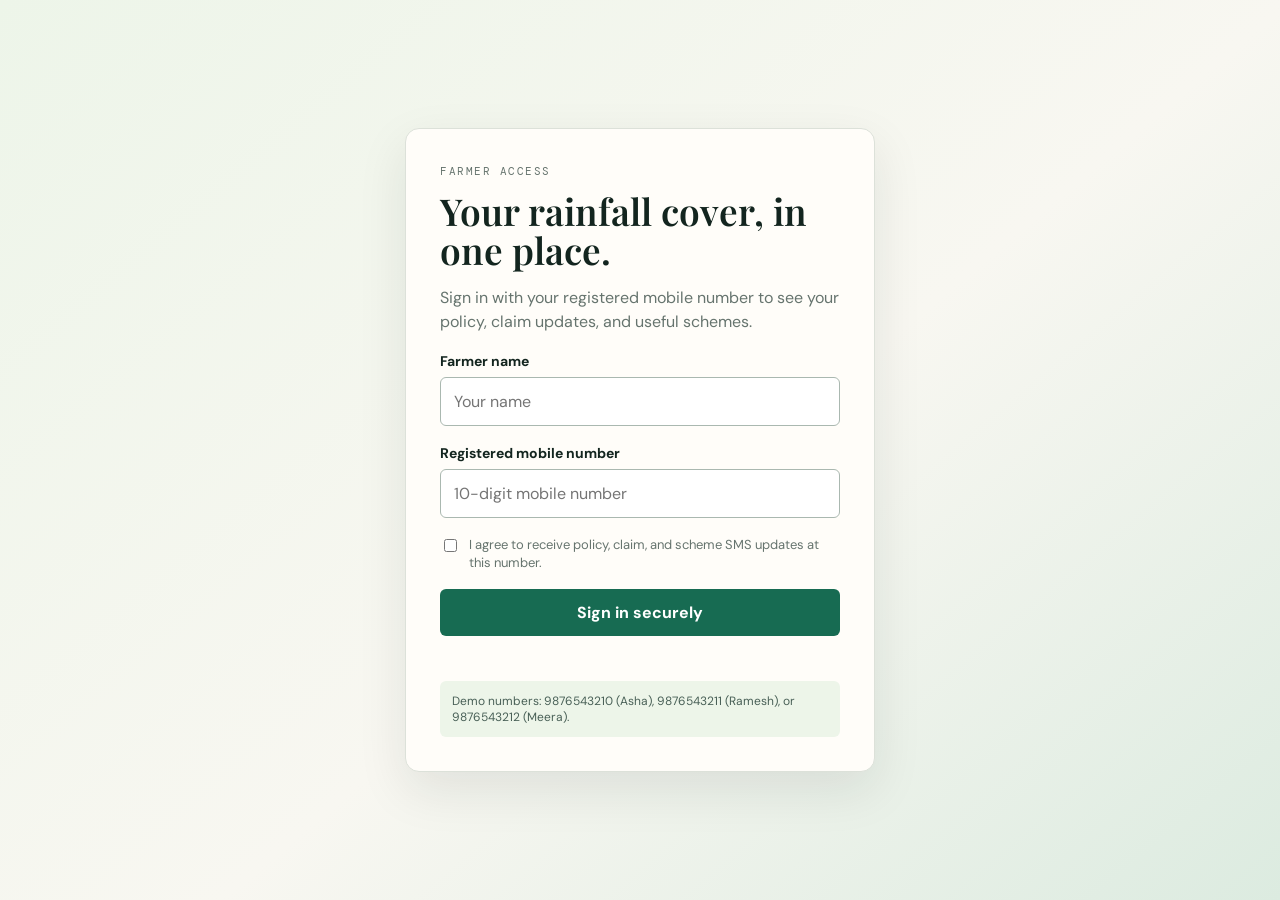
<file: daniel.html>
<!doctype html>
<html lang="en">
<head>
  <meta charset="utf-8">
  <meta name="viewport" content="width=device-width, initial-scale=1">
  <title>Suraksha Rain | Policy Operations</title>
  <style>
    @import url('https://fonts.googleapis.com/css2?family=DM+Mono&family=DM+Sans:wght@400;500;600;700&family=Playfair+Display:ital,wght@0,600;0,700;1,600&display=swap');
    :root { --ink:#13251f; --muted:#66746e; --paper:#f8f7f1; --line:#dce1d9; --green:#176b52; --red:#b5453c; }
    * { box-sizing:border-box; }
    [hidden] { display:none !important; }
    body { margin:0; color:var(--ink); background:var(--paper); font-family:'DM Sans',sans-serif; }
    header { height:72px; padding:0 max(5vw,28px); display:flex; align-items:center; justify-content:space-between; border-bottom:1px solid var(--line); background:#fbfaf5; }
    .brand { font-size:20px; font-weight:700; letter-spacing:-.5px; }
    .brand span { margin-right:6px; color:var(--green); font-size:25px; }
    .connection { padding:8px 12px; border-radius:30px; color:var(--green); background:#e9f3e9; font:12px 'DM Mono',monospace; }
    .connection.offline { color:var(--red); background:#fae8e5; }
    main { max-width:1200px; margin:auto; padding:56px 28px 80px; }
    .eyebrow { margin:0 0 13px; color:var(--green); font:11px 'DM Mono',monospace; letter-spacing:1.5px; }
    .hero { display:flex; align-items:end; justify-content:space-between; gap:30px; margin-bottom:52px; }
    .hero h1 { margin:0; font:700 clamp(38px,5vw,64px)/1.05 'Playfair Display',serif; letter-spacing:-2px; }
    .hero h1 em { color:var(--green); }
    .intro { max-width:470px; color:var(--muted); font-size:17px; line-height:1.5; }
    .hero-card { min-width:250px; padding:24px; border-radius:12px; color:#fff; background:var(--ink); }
    .hero-card > span { display:block; color:#a9bbb2; font-size:13px; }
    .hero-card strong { display:block; margin:8px 0 22px; font:600 24px 'Playfair Display',serif; }
    button { font:inherit; cursor:pointer; }
    .hero-card button { width:100%; padding:12px; border:0; border-radius:5px; color:#1d301b; background:#d8ec8a; font-weight:700; }
    .summary { display:grid; grid-template-columns:repeat(4,1fr); margin-bottom:32px; border:1px solid var(--line); border-radius:10px; background:#fffdf9; }
    .metric { padding:20px 23px; border-right:1px solid var(--line); }
    .metric:last-child { border:0; }
    .metric span { color:var(--muted); font-size:13px; }
    .metric strong { display:block; margin-top:6px; font:600 29px 'Playfair Display',serif; }
    .panel { padding:27px; border:1px solid var(--line); border-radius:10px; background:#fffdf9; }
    .section-heading { display:flex; align-items:start; justify-content:space-between; margin-bottom:21px; }
    .section-heading h2 { margin:0; font:600 25px 'Playfair Display',serif; letter-spacing:-.5px; }
    .text-button { border:0; color:var(--green); background:none; font-weight:600; text-decoration:underline; }
    .policy-grid { display:grid; grid-template-columns:repeat(3,1fr); gap:13px; }
    .policy { padding:18px; border:1px solid var(--line); border-radius:8px; background:#fff; }
    .policy-top,.details { display:flex; justify-content:space-between; gap:8px; }
    .policy h3 { margin:0 0 5px; font-size:16px; }
    .policy p { margin:0; color:var(--muted); font-size:13px; }
    .tag { padding:5px 7px; border-radius:3px; white-space:nowrap; font:11px 'DM Mono',monospace; }
    .safe { color:#297044; background:#e4f1df; }.risk_watch { color:#9c5a0a; background:#fff0d6; }.data_check,.exception { color:#a63d36; background:#f9e5e2; }.triggered,.payment_pending { color:#9a5d00; background:#fbe9ca; }.paid { color:#237452; background:#dff0e8; }
    .details { margin-top:17px; padding-top:13px; border-top:1px solid #edf0eb; color:var(--muted); font-size:12px; }
    .details b { color:var(--ink); font-size:13px; }
    .claim-button { width:100%; margin-top:15px; padding:8px 10px; border:1px solid var(--green); border-radius:4px; color:var(--green); background:#fff; font-weight:700; }
    .split { display:grid; grid-template-columns:1fr 1fr; gap:25px; margin-top:25px; }
    .reading,.claim-row { display:flex; align-items:center; justify-content:space-between; padding:13px 0; border-top:1px solid var(--line); }
    .reading:first-child { border:0; }.reading small,.claim-row small { display:block; margin-top:3px; color:var(--muted); }.reading b { font:600 18px 'Playfair Display',serif; }.source { color:var(--green); font:11px 'DM Mono',monospace; text-transform:uppercase; }.claims-empty { padding:25px 0; color:var(--muted); font-size:14px; }
    .toast { position:fixed; right:24px; bottom:24px; max-width:360px; padding:15px 18px; border-radius:7px; color:#fff; background:var(--ink); box-shadow:0 10px 30px #13251f44; opacity:0; transform:translateY(100px); transition:.25s; }.toast.visible { opacity:1; transform:translateY(0); }
    .sign-in { min-height:100vh; display:grid; place-items:center; padding:24px; background:linear-gradient(140deg,#edf5e9 0%,#f8f7f1 55%,#dcebe0 100%); }.sign-card { width:min(100%,470px); padding:34px; border:1px solid var(--line); border-radius:14px; background:#fffdf9; box-shadow:0 18px 50px #13251f18; }.sign-card h1 { margin:8px 0 11px; font:600 37px/1.05 'Playfair Display',serif; }.sign-card p { color:var(--muted); line-height:1.5; }.sign-card label { display:block; margin:18px 0 7px; font-size:14px; font-weight:700; }.sign-card input { width:100%; padding:13px; border:1px solid #aab8b0; border-radius:6px; font:16px 'DM Sans',sans-serif; }.consent { display:flex!important; gap:9px; align-items:start; color:var(--muted); font-size:13px!important; font-weight:400!important; line-height:1.4; }.consent input { width:auto; margin-top:3px; }.primary { width:100%; margin-top:10px; padding:13px; border:0; border-radius:6px; color:#fff; background:var(--green); font-weight:700; }.form-error { min-height:19px; margin:10px 0 0; color:var(--red); font-size:13px; }.demo { margin-top:16px; padding:12px; border-radius:6px; color:#496057; background:#edf5e9; font-size:12px; }
    .language { display:flex; align-items:center; gap:8px; margin-right:14px; color:var(--muted); font-size:13px; }.language select { padding:7px 9px; border:1px solid var(--line); border-radius:5px; color:var(--ink); background:#fff; font:inherit; }
    .header-tools { display:flex; align-items:center; }.assist { display:grid; grid-template-columns:1.6fr 1fr; gap:18px; margin-bottom:25px; padding:21px; border:1px solid #c9dfcd; border-radius:10px; background:#edf5e9; }.assist h2 { margin:0 0 7px; font:600 22px 'Playfair Display',serif; }.assist p { margin:0; color:#466159; line-height:1.45; }.listen-button { min-height:56px; padding:12px 18px; border:0; border-radius:7px; color:#fff; background:var(--green); font-weight:700; }.listen-button span { margin-right:7px; font-size:20px; }.keypad { display:grid; grid-template-columns:repeat(4,1fr); gap:9px; margin-top:17px; }.key { min-height:66px; padding:8px; border:1px solid var(--line); border-radius:7px; color:var(--ink); background:#fff; font-weight:700; }.key small { display:block; margin-top:4px; color:var(--muted); font-size:10px; font-weight:500; }.key:hover,.key:focus-visible,.listen-button:hover,.listen-button:focus-visible { outline:3px solid #b6dbb9; outline-offset:2px; }.key.active { color:#fff; border-color:var(--green); background:var(--green); }.key.active small { color:#dcefe0; }
    .welcome { margin:0 0 24px; color:var(--muted); }.welcome b { color:var(--ink); }.scheme-grid { display:grid; grid-template-columns:repeat(2,1fr); gap:12px; }.scheme { padding:17px; border:1px solid var(--line); border-radius:8px; background:#fff; }.scheme h3 { margin:0 0 6px; font-size:15px; }.scheme p { min-height:38px; margin:0 0 11px; color:var(--muted); font-size:13px; line-height:1.4; }.scheme a { color:var(--green); font-size:13px; font-weight:700; }.sms-log { margin:0; padding:0; list-style:none; }.sms-log li { padding:12px 0; border-top:1px solid var(--line); color:#4c5f57; font-size:13px; line-height:1.4; }.sms-log li:first-child { border-top:0; }.sms-log time { display:block; margin-top:3px; color:var(--muted); font:10px 'DM Mono',monospace; }
    @media (max-width:750px) { header { padding:0 18px; }.language { display:none; } main { padding:35px 18px; }.hero { align-items:start; flex-direction:column; }.hero-card { width:100%; }.summary { grid-template-columns:repeat(2,1fr); }.metric:nth-child(2) { border-right:0; }.metric:nth-child(-n+2) { border-bottom:1px solid var(--line); }.policy-grid,.split,.assist { grid-template-columns:1fr; }.split { gap:18px; }.keypad { grid-template-columns:repeat(2,1fr); } }
  </style>
</head>
<body>
  <section id="signInPage" class="sign-in"><form id="signInForm" class="sign-card"><p class="eyebrow">FARMER ACCESS</p><h1>Your rainfall cover, in one place.</h1><p>Sign in with your registered mobile number to see your policy, claim updates, and useful schemes.</p><label for="farmerName">Farmer name</label><input id="farmerName" name="farmerName" autocomplete="name" placeholder="Your name" required><label for="mobileNumber">Registered mobile number</label><input id="mobileNumber" name="mobileNumber" inputmode="numeric" autocomplete="tel" maxlength="10" pattern="[0-9]{10}" placeholder="10-digit mobile number" required><label class="consent"><input id="smsConsent" type="checkbox" required>I agree to receive policy, claim, and scheme SMS updates at this number.</label><button class="primary" type="submit">Sign in securely</button><p id="formError" class="form-error" role="alert"></p><div class="demo">Demo numbers: 9876543210 (Asha), 9876543211 (Ramesh), or 9876543212 (Meera).</div></form></section>
  <div id="appShell" hidden>
  <header><div class="brand"><span>&#9748;</span>Suraksha Rain</div><div class="header-tools"><label class="language">Language <select id="languageSelect" aria-label="Choose language"><option value="hi">Hindi</option><option value="mr">Marathi</option><option value="te">Telugu</option><option value="ta">Tamil</option><option value="ml">Malayalam</option><option value="en">English</option></select></label><div id="connection" class="connection">&#8226; Online</div></div></header>
  <main>
    <section class="hero"><div><p class="eyebrow">DAILY POLICY MONITORING</p><h1>Rainfall protection,<br><em>made dependable.</em></h1><p class="intro">Review verified readings and send fair, timely payouts to every insured farmer.</p></div><div class="hero-card"><span>Next assessment</span><strong>Ready now</strong><button id="assessButton" type="button">Run assessment &rarr;</button></div></section>
    <p id="welcome" class="welcome"></p><section class="assist" aria-labelledby="assistTitle"><div><p class="eyebrow">VOICE &amp; BUTTON SUPPORT</p><h2 id="assistTitle">Listen in your language</h2><p id="voiceText">Press Listen to hear your current policy status. Your phone voice will be used if a recorded local clip is unavailable.</p></div><button id="listenButton" class="listen-button" type="button"><span aria-hidden="true">&#128266;</span> Listen to status</button><div class="keypad" aria-label="Simple action keypad"><button class="key" type="button" data-action="1">1<small>Listen status</small></button><button class="key" type="button" data-action="2">2<small>Check rainfall</small></button><button class="key" type="button" data-action="3">3<small>Payment help</small></button><button class="key" type="button" data-action="0">0<small>Repeat help</small></button></div></section>
    <section id="summary" class="summary"></section>
    <section class="panel"><div class="section-heading"><div><p class="eyebrow">LIVE PORTFOLIO</p><h2>Insured policies</h2></div><button id="offlineButton" class="text-button" type="button">Test offline mode</button></div><div id="policies" class="policy-grid"></div></section>
    <section class="split"><section class="panel"><div class="section-heading"><div><p class="eyebrow">DATA QUALITY</p><h2>Rainfall readings</h2></div></div><div id="readings"></div></section><section class="panel"><div class="section-heading"><div><p class="eyebrow">PAYMENTS</p><h2>Claim activity</h2></div></div><div id="claims" class="claims-empty">No payout instructions yet.</div></section></section>
    <section class="split"><section class="panel"><div class="section-heading"><div><p class="eyebrow">CENTRAL GOVERNMENT</p><h2>Useful farmer schemes</h2></div></div><div class="scheme-grid"><article class="scheme"><h3>PM-KISAN</h3><p>Income support information and beneficiary services.</p><a class="scheme-link" data-scheme="PM-KISAN" href="https://pmkisan.gov.in/" target="_blank" rel="noopener">Visit official portal &rarr;</a></article><article class="scheme"><h3>PMFBY</h3><p>Crop insurance enrolment, premium calculator, and policy status.</p><a class="scheme-link" data-scheme="PMFBY" href="https://pmfby.gov.in/" target="_blank" rel="noopener">Visit official portal &rarr;</a></article><article class="scheme"><h3>e-NAM</h3><p>National electronic market information and farmer registration.</p><a class="scheme-link" data-scheme="e-NAM" href="https://enam.gov.in/" target="_blank" rel="noopener">Visit official portal &rarr;</a></article><article class="scheme"><h3>Soil Health Card</h3><p>Learn about soil testing and soil-health recommendations.</p><a class="scheme-link" data-scheme="Soil Health Card" href="https://soilhealth.dac.gov.in/" target="_blank" rel="noopener">Visit official portal &rarr;</a></article></div></section><section class="panel"><div class="section-heading"><div><p class="eyebrow">SMS DELIVERY LOG</p><h2>Updates for your mobile</h2></div></div><ul id="smsLog" class="sms-log"><li>No SMS updates sent yet.</li></ul></section></section>
  </main>
  <div id="toast" class="toast" role="status"></div>
  </div>
  <script>
    const labels={SAFE:'Safe',RISK_WATCH:'Risk watch',DATA_CHECK:'Data check',TRIGGERED:'Triggered',PAYMENT_PENDING:'Payment pending',PAID:'Paid',EXCEPTION:'Exception'};
    const voiceLibrary={
      en:{status:'Your policy status is being checked. Press 2 to check rainfall or 3 for payment help.',risk:'Rain is low. You do not need to do anything.',data:'We are checking the rainfall data. You do not need to do anything.',trigger:'Rainfall is below the policy trigger. A claim can now be started.',payment:'Your payment request is being processed. You do not need to visit an office.',help:'Press 1 to listen to your status. Press 2 to check rainfall. Press 3 for payment help.'},
      hi:{status:'Aapki policy ki sthiti janchi ja rahi hai. Baarish jaanne ke liye 2 dabaiye. Bhugtan sahayata ke liye 3 dabaiye.',risk:'Baarish kam hai. Aapko kuchh karne ki zaroorat nahi hai.',data:'Hum baarish ke data ki jaanch kar rahe hain. Aapko kuchh karne ki zaroorat nahi hai.',trigger:'Baarish policy ki seema se kam hai. Claim shuru kiya ja sakta hai.',payment:'Aapke bhugtan ka anurodh process ho raha hai. Aapko daftar jaane ki zaroorat nahi hai.',help:'Apni sthiti sunne ke liye 1 dabaiye. Baarish jaanne ke liye 2 dabaiye. Bhugtan sahayata ke liye 3 dabaiye.'},
      mr:{status:'Tumchya policychi sthiti tapasli jat aahe. Paus tapasnyasathi 2 daba. Payment madatisathi 3 daba.',risk:'Paus kami aahe. Tumhala kahi karaychi garaj nahi.',data:'Amhi pausachya mahitichi tapasni karat aahot. Tumhala kahi karaychi garaj nahi.',trigger:'Paus policychya maryadepeksha kami aahe. Claim suru karta yeil.',payment:'Tumchya paymentchi vinanti prakriyet aahe. Tumhala karyalayat janyachi garaj nahi.',help:'Sthiti aiknyasathi 1 daba. Paus tapasnyasathi 2 daba. Payment madatisathi 3 daba.'},
      te:{status:'Mee policy sthithini tanikhi chestunnanu. Varsham telusukovadaniki 2 nokkandi. Payment sahayam kosam 3 nokkandi.',risk:'Varsham takkuvaga undi. Meeru emi cheyavalasina avasaram ledu.',data:'Memu varshapu data nu tanikhi chestunnamu. Meeru emi cheyavalasina avasaram ledu.',trigger:'Varsham policy parimithi kante takkuvaga undi. Claim prarambhinchavachu.',payment:'Mee payment abhyarthana prakriyaloo undi. Meeru office ku vellavalasina avasaram ledu.',help:'Sthiti vinadaniki 1 nokkandi. Varsham telusukovadaniki 2 nokkandi. Payment sahayam kosam 3 nokkandi.'},
      ta:{status:'Ungal policy nilai sariparkkapadugirathu. Mazhaiyai parka 2 ai azhuthungal. Panam uthavikku 3 ai azhuthungal.',risk:'Mazhai kuraivaga ullathu. Neengal ethuvum seiya vendam.',data:'Mazhai thagavalai naangal sariparkkirom. Neengal ethuvum seiya vendam.',trigger:'Mazhai policy alavai vida kuraivaga ullathu. Claim thodangalam.',payment:'Ungal payment korikkai seyalil ullathu. Neengal aluvagathirku sella vendam.',help:'Nilaiyai ketka 1 ai azhuthungal. Mazhaiyai parka 2 ai azhuthungal. Payment uthavikku 3 ai azhuthungal.'},
      ml:{status:'Ningalude policy nilay parishodhikkunnu. Mazha ariyan 2 amarthuka. Payment sahayathin 3 amarthuka.',risk:'Mazha kuravaanu. Ningal onnum cheyyenda avashyamilla.',data:'Mazhayude vivarangal njangal parishodhikkukayaanu. Ningal onnum cheyyenda avashyamilla.',trigger:'Mazha policy paridhiyekkal kuravaanu. Claim thudangam.',payment:'Ningalude payment apeksha processil aanu. Ningal officeil pokenda avashyamilla.',help:'Nilay kelkan 1 amarthuka. Mazha ariyan 2 amarthuka. Payment sahayathin 3 amarthuka.'}
    };
    const prerecordedAudio={hi:{},mr:{},te:{},ta:{},ml:{},en:{}}; // Add recorded .mp3 paths here, e.g. hi:{risk:'audio/hi/risk.mp3'}.
    const state={policies:[
      {policyId:'POL-20481',mobile:'9876543210',farmerName:'Asha Devi',villageId:'VIL-NAG-01',village:'Nagar',cropType:'Millet',area:2,rainfallTriggerMm:20,assessmentWindowDays:3,status:'RISK_WATCH'},
      {policyId:'POL-20482',mobile:'9876543211',farmerName:'Ramesh Kumar',villageId:'VIL-NAG-01',village:'Nagar',cropType:'Millet',area:1.5,rainfallTriggerMm:20,assessmentWindowDays:3,status:'RISK_WATCH'},
      {policyId:'POL-20483',mobile:'9876543212',farmerName:'Meera Bai',villageId:'VIL-KOT-02',village:'Kotra',cropType:'Pigeon pea',area:1,rainfallTriggerMm:15,assessmentWindowDays:3,status:'DATA_CHECK'}],
      readings:[{source:'weather_station',villageId:'VIL-NAG-01',rainfallMm:3,confidenceScore:.96},{source:'satellite',villageId:'VIL-NAG-01',rainfallMm:4,confidenceScore:.91},{source:'weather_station',villageId:'VIL-KOT-02',rainfallMm:2,confidenceScore:.95},{source:'satellite',villageId:'VIL-KOT-02',rainfallMm:22,confidenceScore:.89}],
      history:{'VIL-NAG-01':[5,4],'VIL-KOT-02':[3,2]},claims:[],online:true,recorded:false,activeMobile:null,farmer:null,sms:[]
    };
    const money=value=>String.fromCharCode(8377)+Number(value).toLocaleString('en-IN');
    function notify(message){const toast=document.querySelector('#toast');toast.textContent=message;toast.classList.add('visible');setTimeout(()=>toast.classList.remove('visible'),4500);}
    function language(){return document.querySelector('#languageSelect').value;}
    function setVoiceText(message){document.querySelector('#voiceText').textContent=message;}
    function playVoice(key='status'){
      const lang=language(), text=voiceLibrary[lang][key]||voiceLibrary.en[key], clip=prerecordedAudio[lang][key];
      setVoiceText(text);
      if(clip){const audio=new Audio(clip);audio.play().catch(()=>speak(text,lang));}
      else speak(text,lang);
    }
    function speak(text,lang){
      if(!('speechSynthesis' in window)){notify('Audio is not available on this device. Please use the large buttons below.');return;}
      window.speechSynthesis.cancel();
      const utterance=new SpeechSynthesisUtterance(text);
      utterance.lang={hi:'hi-IN',mr:'mr-IN',te:'te-IN',ta:'ta-IN',ml:'ml-IN',en:'en-IN'}[lang]; utterance.rate=.88; utterance.pitch=1;
      window.speechSynthesis.speak(utterance);
    }
    function render(){const count=status=>state.policies.filter(p=>p.status===status).length;document.querySelector('#summary').innerHTML=[['Active policies',state.policies.length],['Safe',count('SAFE')],['Need watching',count('RISK_WATCH')+count('TRIGGERED')],['Data checks',count('DATA_CHECK')]].map(([label,value])=>`<div class="metric"><span>${label}</span><strong>${value}</strong></div>`).join('');document.querySelector('#policies').innerHTML=state.policies.map(p=>`<article class="policy"><div class="policy-top"><div><h3>${p.farmerName}</h3><p>${p.village} &middot; ${p.cropType}</p></div><span class="tag ${p.status.toLowerCase()}">${labels[p.status]}</span></div><div class="details"><span>Rainfall<br><b>${p.totalRainfall??'—'} mm</b></span><span>Trigger<br><b>${p.rainfallTriggerMm} mm</b></span><span>Area<br><b>${p.area} ha</b></span></div>${p.status==='TRIGGERED'?`<button class="claim-button" data-id="${p.policyId}" type="button">Start automatic claim</button>`:''}</article>`).join('');document.querySelector('#readings').innerHTML=state.readings.map(r=>`<div class="reading"><div><span class="source">${r.source.replace('_',' ')}</span><small>${r.villageId} &middot; confidence ${Math.round(r.confidenceScore*100)}%</small></div><b>${r.rainfallMm} mm</b></div>`).join('');document.querySelector('#claims').innerHTML=state.claims.length?state.claims.map(c=>`<div class="claim-row"><span><b>${c.claimId}</b><br><small>${c.policyId}</small></span><span>${money(c.payout)}<br><small>${labels[c.status]}</small></span></div>`).join(''):'No payout instructions yet.';document.querySelectorAll('.claim-button').forEach(button=>button.addEventListener('click',()=>createClaim(button.dataset.id)));}
    function render(){
      const policies=state.policies.filter(policy=>policy.mobile===state.activeMobile),count=status=>policies.filter(policy=>policy.status===status).length;
      document.querySelector('#summary').innerHTML=[['Your policies',policies.length],['Safe',count('SAFE')],['Need watching',count('RISK_WATCH')+count('TRIGGERED')],['Data checks',count('DATA_CHECK')]].map(([label,value])=>`<div class="metric"><span>${label}</span><strong>${value}</strong></div>`).join('');
      document.querySelector('#policies').innerHTML=policies.map(policy=>`<article class="policy"><div class="policy-top"><div><h3>${policy.farmerName}</h3><p>${policy.village} &middot; ${policy.cropType}</p></div><span class="tag ${policy.status.toLowerCase()}">${labels[policy.status]}</span></div><div class="details"><span>Rainfall<br><b>${policy.totalRainfall??'-'} mm</b></span><span>Trigger<br><b>${policy.rainfallTriggerMm} mm</b></span><span>Area<br><b>${policy.area} ha</b></span></div>${policy.status==='TRIGGERED'?`<button class="claim-button" data-id="${policy.policyId}" type="button">Start automatic claim</button>`:''}</article>`).join('')||'<p>No policy is registered to this mobile number.</p>';
      document.querySelector('#readings').innerHTML=state.readings.map(reading=>`<div class="reading"><div><span class="source">${reading.source.replace('_',' ')}</span><small>${reading.villageId} &middot; confidence ${Math.round(reading.confidenceScore*100)}%</small></div><b>${reading.rainfallMm} mm</b></div>`).join('');
      document.querySelector('#claims').innerHTML=state.claims.length?state.claims.map(claim=>`<div class="claim-row"><span><b>${claim.claimId}</b><br><small>${claim.policyId}</small></span><span>${money(claim.payout)}<br><small>${labels[claim.status]}</small></span></div>`).join(''):'No payout instructions yet.';
      document.querySelector('#smsLog').innerHTML=state.sms.length?state.sms.map(sms=>`<li>${sms.message}<time>To ${sms.mobile} &middot; ${sms.time}</time></li>`).join(''):'<li>No SMS updates sent yet.</li>';
      document.querySelectorAll('.claim-button').forEach(button=>button.addEventListener('click',()=>createClaim(button.dataset.id)));
    }
    function verify(villageId){const trusted=state.readings.filter(r=>r.villageId===villageId&&['weather_station','satellite'].includes(r.source)&&r.confidenceScore>=.8),station=trusted.find(r=>r.source==='weather_station'),satellite=trusted.find(r=>r.source==='satellite');if(!station&&!satellite)return null;if(station&&satellite&&Math.abs(station.rainfallMm-satellite.rainfallMm)>12)return null;return(station||satellite).rainfallMm;}
    function assess(){if(!state.online){notify('You are offline. The saved policy status is still available.');playVoice('status');return;}const verified={'VIL-NAG-01':verify('VIL-NAG-01'),'VIL-KOT-02':verify('VIL-KOT-02')};if(!state.recorded){Object.entries(verified).forEach(([village,rainfall])=>{if(rainfall!==null)state.history[village].push(rainfall);});state.recorded=true;}state.policies.forEach(p=>{const rainfall=verified[p.villageId];if(rainfall===null){p.status='DATA_CHECK';return;}const windowRain=state.history[p.villageId].slice(-p.assessmentWindowDays);p.totalRainfall=windowRain.reduce((sum,value)=>sum+value,0);p.status=p.totalRainfall>=p.rainfallTriggerMm?'SAFE':'TRIGGERED';});render();notify('Assessment complete. Nagar policies are ready for automatic claims.');playVoice('trigger');}
    function sendSms(message){state.sms.unshift({mobile:state.activeMobile,message,time:new Date().toLocaleString('en-IN')});render();notify('SMS update prepared for '+state.activeMobile+'.');}
    function createClaim(policyId){const policy=state.policies.find(p=>p.policyId===policyId),shortfall=Math.max(0,policy.rainfallTriggerMm-policy.totalRainfall),payout=Math.round(policy.area*1000*(1+shortfall/policy.rainfallTriggerMm));state.claims.unshift({claimId:'CLM-'+(3001+state.claims.length),policyId,payout,status:'PAYMENT_PENDING'});policy.status='PAYMENT_PENDING';sendSms('Claim '+state.claims[0].claimId+' is pending. Your estimated payment is '+money(payout)+'. We will update you after processing.');playVoice('payment');}
    function signIn(event){event.preventDefault();const mobile=document.querySelector('#mobileNumber').value.replace(/\D/g,''),registered=state.policies.find(policy=>policy.mobile===mobile),error=document.querySelector('#formError');if(!registered){error.textContent='No demo policy was found for this mobile number. Try a number shown below the form.';return;}state.activeMobile=mobile;state.farmer={name:registered.farmerName,mobile};document.querySelector('#signInPage').hidden=true;document.querySelector('#appShell').hidden=false;document.querySelector('#welcome').innerHTML='Welcome, <b>'+registered.farmerName+'</b>. Your information is securely filtered using your registered mobile number ending in '+mobile.slice(-4)+'.';sendSms('Welcome to Suraksha Rain. Your policy status and useful scheme links are now available.');render();playVoice('status');}
    function toggleOffline(){state.online=!state.online;const c=document.querySelector('#connection');c.classList.toggle('offline',!state.online);c.textContent=state.online?'• Online':'• Offline — cached view';notify(state.online?'Connection restored.':'Showing saved policy details.');}
    function keypad(action){document.querySelectorAll('.key').forEach(key=>key.classList.toggle('active',key.dataset.action===action));if(action==='1')playVoice('status');if(action==='2')assess();if(action==='3')playVoice('payment');if(action==='0')playVoice('help');}
    document.querySelector('#signInForm').addEventListener('submit',signIn);document.querySelector('#assessButton').addEventListener('click',assess);document.querySelector('#offlineButton').addEventListener('click',toggleOffline);document.querySelector('#listenButton').addEventListener('click',()=>playVoice('status'));document.querySelector('#languageSelect').addEventListener('change',()=>playVoice('status'));document.querySelectorAll('.key').forEach(key=>key.addEventListener('click',()=>keypad(key.dataset.action)));document.querySelectorAll('.scheme-link').forEach(link=>link.addEventListener('click',()=>sendSms(link.dataset.scheme+' official scheme link was opened. Please check eligibility on the government portal.')));render();
  </script>
</body>
</html>
</file>
